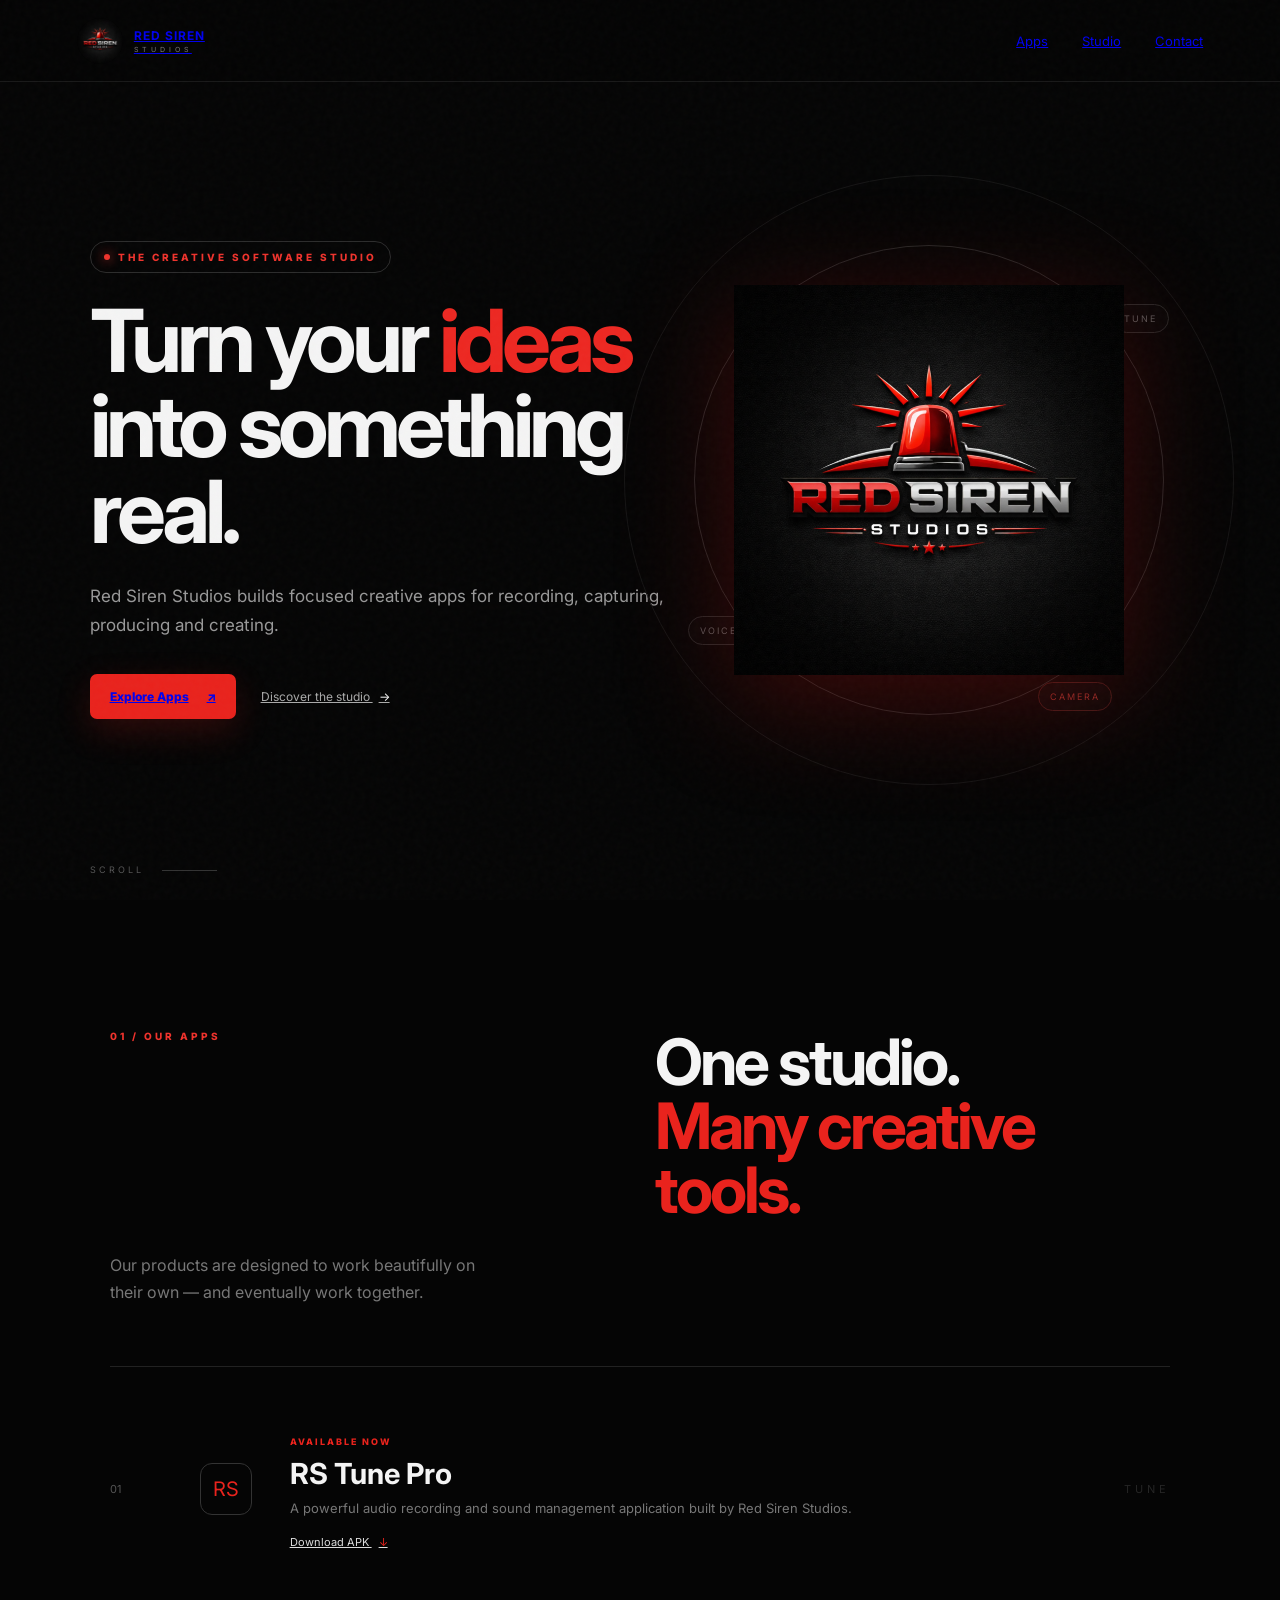
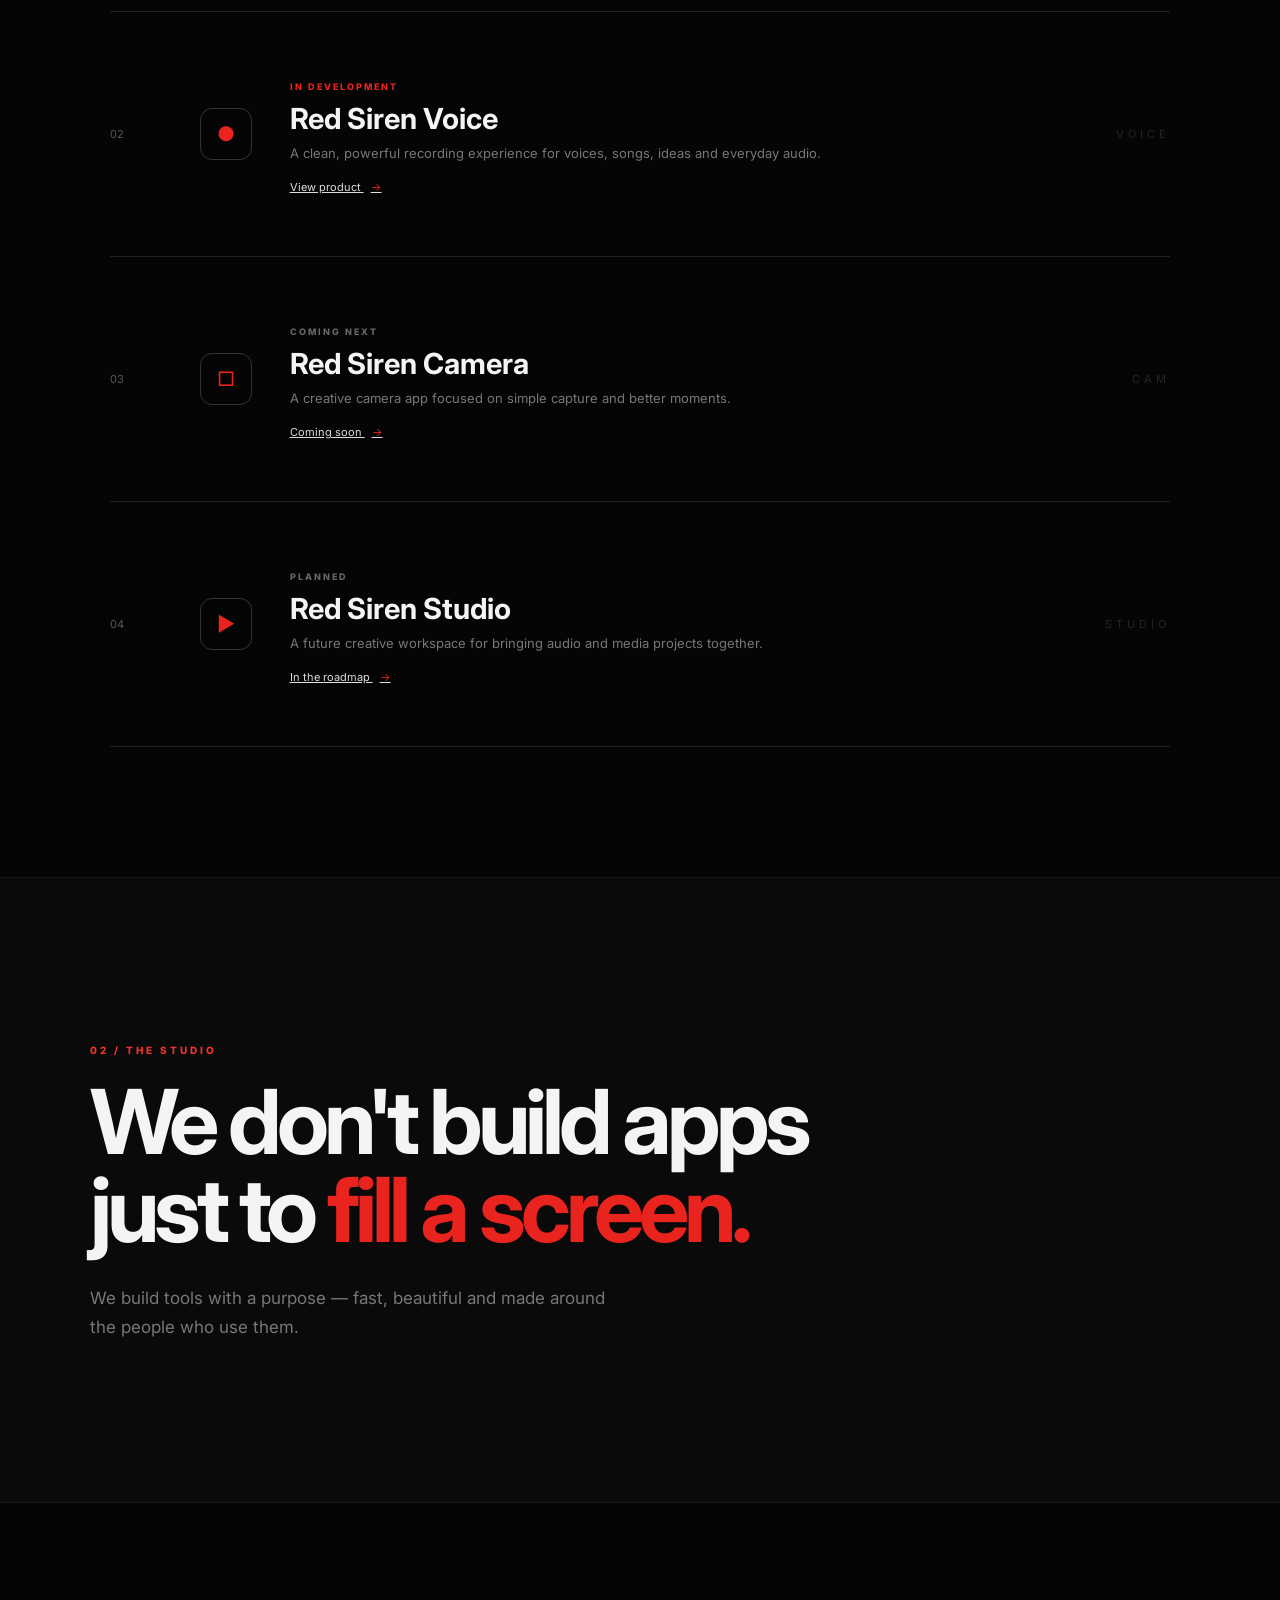
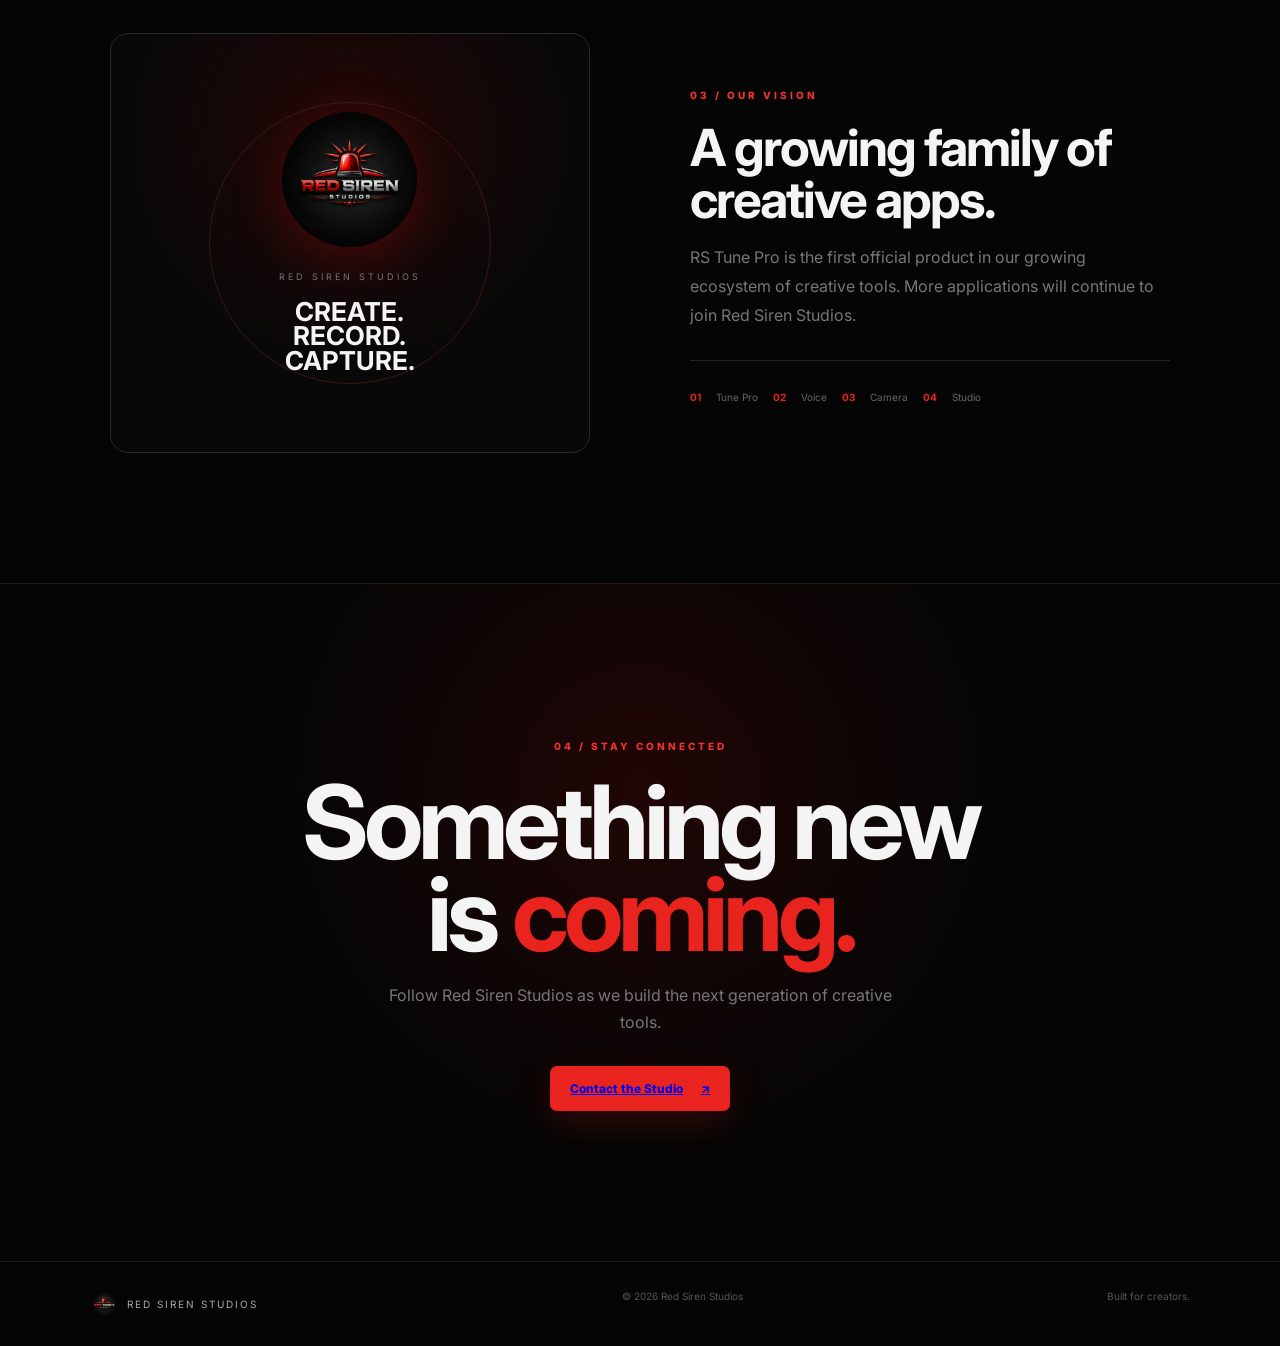
<file: index.html>
<!DOCTYPE html>
<html lang="en">
<head>
<meta charset="UTF-8">
<meta name="viewport" content="width=device-width,initial-scale=1.0">
<meta name="description" content="Red Siren Studios — creative apps built for creators.">
<title>Red Siren Studios</title>
<link rel="stylesheet" href="style.css">
</head>

<body>

<div class="noise"></div>

<header class="nav">

  <a class="brand" href="#home">
    <img src="logo.png" alt="Red Siren Studios">
    <span>
      <b>RED SIREN</b>
      <small>STUDIOS</small>
    </span>
  </a>

  <button class="menu" aria-label="Open menu">☰</button>

  <nav>
    <a href="#apps">Apps</a>
    <a href="#studio">Studio</a>
    <a href="#contact">Contact</a>
  </nav>

</header>


<main>

<!-- ================= HERO ================= -->

<section id="home" class="hero">

  <div class="hero-copy">

    <div class="badge">
      <i></i>
      THE CREATIVE SOFTWARE STUDIO
    </div>

    <h1>
      Turn your <em>ideas</em><br>
      into something real.
    </h1>

    <p>
      Red Siren Studios builds focused creative apps
      for recording, capturing, producing and creating.
    </p>

    <div class="actions">

      <a class="btn red" href="#apps">
        Explore Apps <span>↗</span>
      </a>

      <a class="text-btn" href="#studio">
        Discover the studio <span>→</span>
      </a>

    </div>

  </div>


  <div class="hero-art">

    <div class="ring ring1"></div>
    <div class="ring ring2"></div>

    <img src="logo.png" alt="" class="hero-logo">

    <div class="orbit o1">TUNE</div>
    <div class="orbit o2">VOICE</div>
    <div class="orbit o3">CAMERA</div>

  </div>


  <div class="scroll">
    SCROLL <span></span>
  </div>

</section>


<!-- ================= APPS ================= -->

<section id="apps" class="section apps">

  <div class="heading">

    <span class="kicker">
      01 / OUR APPS
    </span>

    <h2>
      One studio.<br>
      <span>Many creative tools.</span>
    </h2>

    <p>
      Our products are designed to work beautifully on their own —
      and eventually work together.
    </p>

  </div>


  <div class="app-list">


    <!-- ================= RS TUNE PRO ================= -->

    <article class="app featured">

      <div class="app-number">
        01
      </div>

      <div class="app-icon">
        RS
      </div>

      <div class="app-main">

        <span class="label">
          AVAILABLE NOW
        </span>

        <h3>
          RS Tune Pro
        </h3>

        <p>
          A powerful audio recording and sound management
          application built by Red Siren Studios.
        </p>

        <!-- DIRECT APK DOWNLOAD -->

        <a
          href="https://github.com/redsirenstudios255-spec/red-siren-studios/releases/latest/download/RS.Tune.Pro.apk"
          download="RS.Tune.Pro.apk"
        >
          Download APK <span>↓</span>
        </a>

      </div>

      <div class="app-symbol">
        TUNE
      </div>

    </article>


    <!-- ================= RED SIREN VOICE ================= -->

    <article class="app">

      <div class="app-number">
        02
      </div>

      <div class="app-icon mic">
        ●
      </div>

      <div class="app-main">

        <span class="label">
          IN DEVELOPMENT
        </span>

        <h3>
          Red Siren Voice
        </h3>

        <p>
          A clean, powerful recording experience for
          voices, songs, ideas and everyday audio.
        </p>

        <a href="voice.html">
          View product <span>→</span>
        </a>

      </div>

      <div class="app-symbol">
        VOICE
      </div>

    </article>


    <!-- ================= RED SIREN CAMERA ================= -->

    <article class="app">

      <div class="app-number">
        03
      </div>

      <div class="app-icon camera">
        □
      </div>

      <div class="app-main">

        <span class="label muted">
          COMING NEXT
        </span>

        <h3>
          Red Siren Camera
        </h3>

        <p>
          A creative camera app focused on simple
          capture and better moments.
        </p>

        <a href="#">
          Coming soon <span>→</span>
        </a>

      </div>

      <div class="app-symbol">
        CAM
      </div>

    </article>


    <!-- ================= RED SIREN STUDIO ================= -->

    <article class="app">

      <div class="app-number">
        04
      </div>

      <div class="app-icon film">
        ▶
      </div>

      <div class="app-main">

        <span class="label muted">
          PLANNED
        </span>

        <h3>
          Red Siren Studio
        </h3>

        <p>
          A future creative workspace for bringing
          audio and media projects together.
        </p>

        <a href="#">
          In the roadmap <span>→</span>
        </a>

      </div>

      <div class="app-symbol">
        STUDIO
      </div>

    </article>


  </div>

</section>


<!-- ================= STUDIO ================= -->

<section id="studio" class="statement">

  <div class="statement-inner">

    <span class="kicker">
      02 / THE STUDIO
    </span>

    <h2>
      We don't build apps<br>
      just to <span>fill a screen.</span>
    </h2>

    <p>
      We build tools with a purpose —
      fast, beautiful and made around the people who use them.
    </p>

  </div>

</section>


<!-- ================= VISION ================= -->

<section class="manifesto">

  <div class="manifesto-card">

    <div class="mini-logo">
      <img src="logo.png" alt="">
    </div>

    <span>
      RED SIREN STUDIOS
    </span>

    <strong>
      CREATE.<br>
      RECORD.<br>
      CAPTURE.
    </strong>

  </div>


  <div class="manifesto-copy">

    <span class="kicker">
      03 / OUR VISION
    </span>

    <h2>
      A growing family of creative apps.
    </h2>

    <p>
      RS Tune Pro is the first official product in our
      growing ecosystem of creative tools. More applications
      will continue to join Red Siren Studios.
    </p>

    <div class="line"></div>

    <div class="future">

      <b>01</b> Tune Pro

      <b>02</b> Voice

      <b>03</b> Camera

      <b>04</b> Studio

    </div>

  </div>

</section>


<!-- ================= CONTACT ================= -->

<section id="contact" class="contact">

  <span class="kicker">
    04 / STAY CONNECTED
  </span>

  <h2>
    Something new<br>
    is <span>coming.</span>
  </h2>

  <p>
    Follow Red Siren Studios as we build
    the next generation of creative tools.
  </p>

  <a class="btn red" href="mailto:hello@redsirenstudios.com">
    Contact the Studio <span>↗</span>
  </a>

</section>

</main>


<!-- ================= FOOTER ================= -->

<footer>

  <div class="footer-brand">

    <img src="logo.png" alt="">

    <span>
      RED SIREN STUDIOS
    </span>

  </div>

  <span>
    © 2026 Red Siren Studios
  </span>

  <span>
    Built for creators.
  </span>

</footer>


<!-- ================= MENU SCRIPT ================= -->

<script>

const btn = document.querySelector('.menu');
const nav = document.querySelector('nav');

btn.addEventListener('click', () => {
  nav.classList.toggle('open');
});

nav.querySelectorAll('a').forEach(a => {

  a.addEventListener('click', () => {
    nav.classList.remove('open');
  });

});

</script>

</body>
</html>
</file>
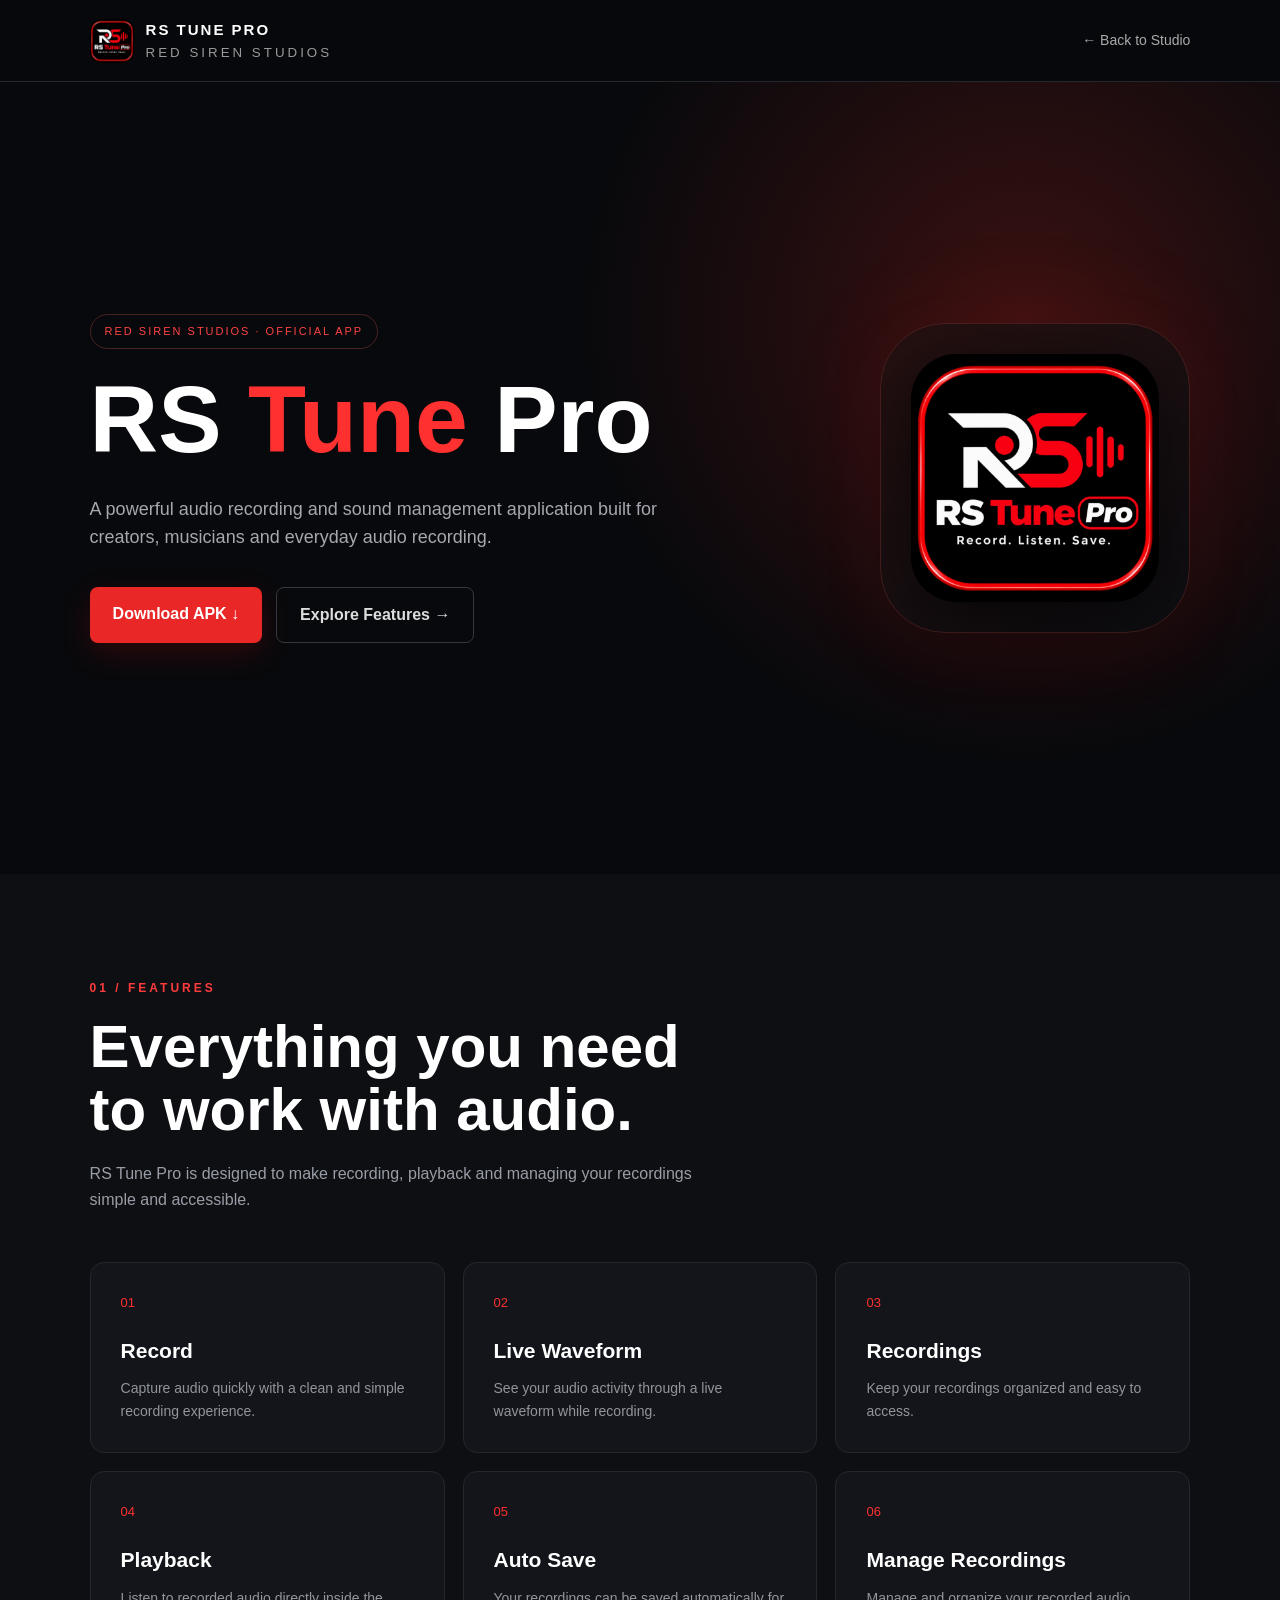
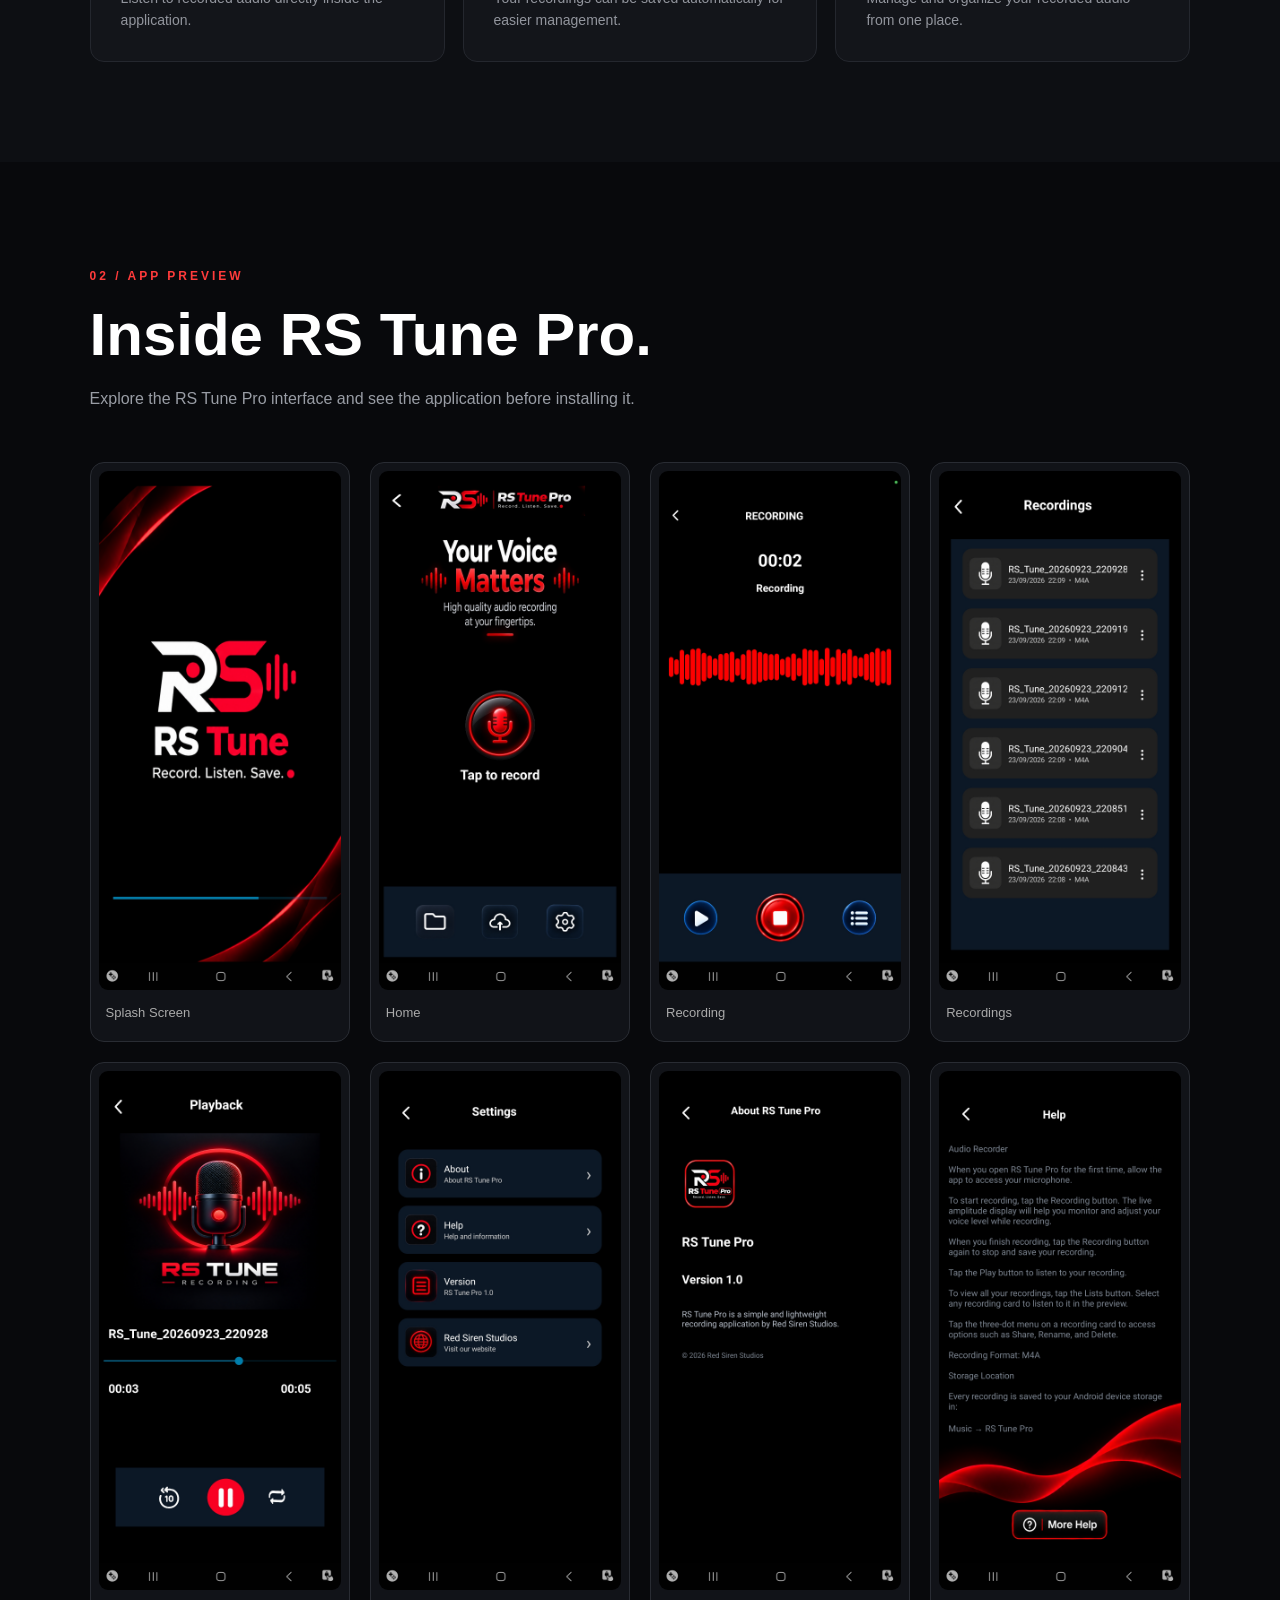
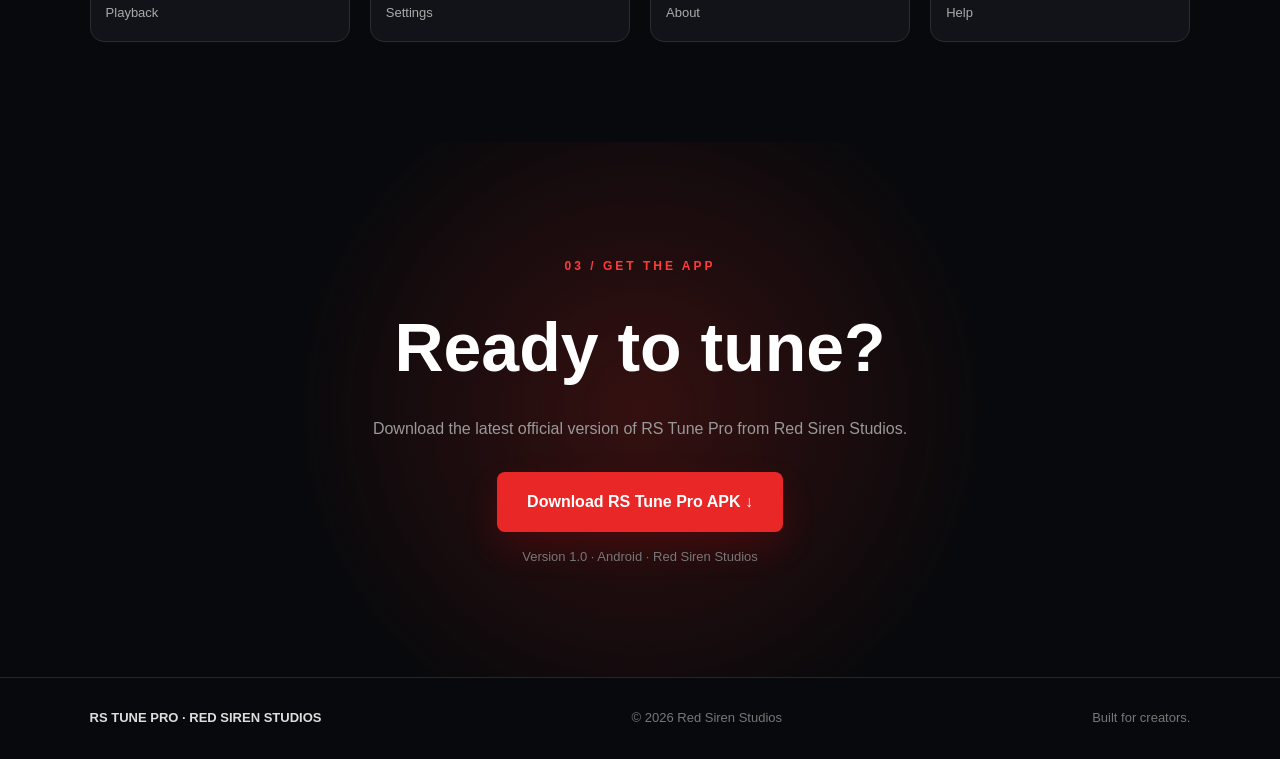
<file: rs-tune-pro.html>
<!DOCTYPE html>
<html lang="en">

<head>

<meta charset="UTF-8">

<meta name="viewport"
content="width=device-width, initial-scale=1.0">

<meta name="description"
content="RS Tune Pro v1.0 — Official audio recording app by Red Siren Studios.">

<title>RS Tune Pro v1.0 — Red Siren Studios</title>

<style>

/* ================= RESET ================= */

*{
  margin:0;
  padding:0;
  box-sizing:border-box;
}

html{
  scroll-behavior:smooth;
}

body{
  font-family:Arial,Helvetica,sans-serif;
  background:#08090c;
  color:#fff;
  line-height:1.6;
}

a{
  color:inherit;
  text-decoration:none;
}


/* ================= NAV ================= */

.nav{
  position:sticky;
  top:0;
  z-index:1000;

  width:100%;

  padding:18px 7%;

  display:flex;
  align-items:center;
  justify-content:space-between;

  background:rgba(8,9,12,.96);

  border-bottom:1px solid #25272d;

  backdrop-filter:blur(10px);
}

.brand{
  display:flex;
  align-items:center;
  gap:12px;
}

.brand img{
  width:44px;
  height:44px;
  object-fit:contain;
  border-radius:10px;
}

.brand b{
  display:block;
  font-size:15px;
  letter-spacing:2px;
}

.brand small{
  display:block;
  color:#999;
  letter-spacing:3px;
}

.back{
  color:#aaa;
  font-size:14px;
}

.back:hover{
  color:#ff3030;
}


/* ================= HERO ================= */

.hero{

  min-height:88vh;

  padding:90px 7%;

  display:flex;

  align-items:center;

  justify-content:space-between;

  gap:60px;

  background:
  radial-gradient(
    circle at 80% 30%,
    #3a1111 0%,
    transparent 38%
  ),
  #08090c;
}

.hero-content{
  max-width:650px;
}

.badge{

  display:inline-block;

  padding:8px 14px;

  border:1px solid #4b2222;

  border-radius:30px;

  color:#ff4444;

  font-size:11px;

  letter-spacing:2px;

  margin-bottom:25px;
}

.hero h1{

  font-size:clamp(50px,8vw,95px);

  line-height:.95;

  margin-bottom:30px;
}

.hero h1 span{
  color:#ff3030;
}

.hero p{

  color:#a5a8ae;

  font-size:18px;

  max-width:600px;

  margin-bottom:35px;
}


/* ================= BUTTONS ================= */

.buttons{

  display:flex;

  flex-wrap:wrap;

  gap:14px;
}

.btn{

  display:inline-block;

  padding:14px 23px;

  border-radius:8px;

  font-weight:bold;

  transition:.2s;
}

.btn-red{

  background:#e92727;

  color:#fff;

  box-shadow:
  0 10px 30px rgba(255,0,0,.15);
}

.btn-red:hover{

  background:#ff4141;

  transform:translateY(-2px);
}

.btn-dark{

  border:1px solid #353840;

  color:#ddd;
}

.btn-dark:hover{
  border-color:#ff3030;
}


/* ================= APP ICON ================= */

.app-visual{

  width:310px;

  height:310px;

  padding:30px;

  border-radius:65px;

  display:flex;

  align-items:center;

  justify-content:center;

  background:
  linear-gradient(
    145deg,
    #261010,
    #0d0e12
  );

  border:1px solid #4a2020;

  box-shadow:
  0 0 100px rgba(255,30,30,.12);
}

.app-visual img{

  width:100%;

  height:100%;

  object-fit:contain;

  border-radius:45px;

  filter:
  drop-shadow(
    0 20px 35px rgba(0,0,0,.6)
  );
}


/* ================= SECTION ================= */

.section{

  padding:100px 7%;
}

.section-dark{
  background:#0d0f13;
}

.kicker{

  color:#ff3b3b;

  font-size:12px;

  letter-spacing:3px;

  font-weight:bold;
}

.section h2{

  font-size:clamp(35px,5vw,60px);

  line-height:1.05;

  margin:15px 0 20px;
}

.section-intro{

  color:#999da5;

  max-width:650px;

  margin-bottom:50px;
}


/* ================= FEATURES ================= */

.features{

  display:grid;

  grid-template-columns:
  repeat(3,1fr);

  gap:18px;
}

.feature{

  padding:30px;

  background:#13151a;

  border:1px solid #24272e;

  border-radius:14px;

  min-height:180px;

  transition:.2s;
}

.feature:hover{

  border-color:#ff3030;

  transform:translateY(-3px);
}

.feature-number{

  color:#ff3030;

  font-size:13px;

  margin-bottom:20px;
}

.feature h3{

  font-size:21px;

  margin-bottom:10px;
}

.feature p{

  color:#92959d;

  font-size:14px;
}


/* ================= SCREENSHOTS ================= */

.screenshots{

  display:grid;

  grid-template-columns:
  repeat(4,1fr);

  gap:20px;
}

.screenshot{

  background:#111318;

  border:1px solid #292c33;

  border-radius:14px;

  padding:8px;

  overflow:hidden;

  transition:.2s;
}

.screenshot:hover{

  border-color:#ff3030;

  transform:translateY(-4px);
}

.screenshot img{

  width:100%;

  height:auto;

  display:block;

  border-radius:9px;
}

.screenshot span{

  display:block;

  padding:13px 7px 9px;

  color:#aaa;

  font-size:13px;
}


/* ================= DOWNLOAD ================= */

.download{

  padding:110px 7%;

  text-align:center;

  background:

  radial-gradient(
    circle at center,
    #351010 0%,
    transparent 50%
  ),

  #08090c;
}

.download h2{

  font-size:
  clamp(40px,6vw,68px);

  margin:15px 0;
}

.download p{

  color:#999;

  max-width:600px;

  margin:0 auto 30px;
}

.download-button{

  display:inline-block;

  background:#e92727;

  padding:17px 30px;

  border-radius:8px;

  font-weight:bold;

  font-size:16px;

  transition:.2s;

  box-shadow:
  0 15px 35px rgba(255,0,0,.15);
}

.download-button:hover{

  background:#ff4141;

  transform:translateY(-3px);
}

.version{

  display:block;

  margin-top:15px;

  color:#777;

  font-size:13px;
}


/* ================= FOOTER ================= */

footer{

  border-top:1px solid #24262c;

  padding:30px 7%;

  display:flex;

  justify-content:space-between;

  flex-wrap:wrap;

  gap:15px;

  color:#777;

  font-size:13px;
}

.footer-brand{
  color:#ddd;
  font-weight:bold;
}


/* ================= MOBILE ================= */

@media(max-width:850px){

  .hero{

    flex-direction:column;

    align-items:flex-start;

    padding-top:70px;
  }

  .app-visual{

    width:250px;

    height:250px;

    align-self:center;
  }

  .features{

    grid-template-columns:1fr;
  }

  .screenshots{

    grid-template-columns:
    repeat(2,1fr);
  }

}


@media(max-width:500px){

  .nav{
    padding:15px 5%;
  }

  .brand img{
    width:38px;
    height:38px;
  }

  .back{
    font-size:12px;
  }

  .hero{
    padding:60px 5%;
  }

  .section{
    padding:75px 5%;
  }

  .screenshots{

    grid-template-columns:1fr;
  }

  footer{

    flex-direction:column;

    padding:25px 5%;
  }

}

</style>

</head>


<body>


<!-- ================= NAVIGATION ================= -->

<header class="nav">

  <a href="index.html" class="brand">

    <img
      src="rs-tune-pro-icon.png"
      alt="RS Tune Pro Icon">

    <span>

      <b>RS TUNE PRO</b>

      <small>RED SIREN STUDIOS</small>

    </span>

  </a>


  <a
    href="index.html"
    class="back">

    ← Back to Studio

  </a>

</header>



<!-- ================= HERO ================= -->

<section class="hero">


  <div class="hero-content">


    <span class="badge">

      RED SIREN STUDIOS · OFFICIAL APP

    </span>


    <h1>

      RS <span>Tune</span> Pro

    </h1>


    <p>

      A powerful audio recording and sound
      management application built for creators,
      musicians and everyday audio recording.

    </p>


    <div class="buttons">


      <a

        class="btn btn-red"

        href="https://github.com/redsirenstudios255-spec/red-siren-studios/releases/download/v1.0/RS.Tune.Pro.apk"

        target="_blank"

        rel="noopener">

        Download APK ↓

      </a>


      <a

        class="btn btn-dark"

        href="#features">

        Explore Features →

      </a>


    </div>


  </div>



  <!-- REAL RS TUNE PRO ICON -->

  <div class="app-visual">

    <img

      src="rs-tune-pro-icon.png"

      alt="RS Tune Pro">

  </div>


</section>



<!-- ================= FEATURES ================= -->

<section

  id="features"

  class="section section-dark">


  <span class="kicker">

    01 / FEATURES

  </span>


  <h2>

    Everything you need<br>

    to work with audio.

  </h2>


  <p class="section-intro">

    RS Tune Pro is designed to make recording,
    playback and managing your recordings simple
    and accessible.

  </p>



  <div class="features">


    <article class="feature">

      <div class="feature-number">
        01
      </div>

      <h3>
        Record
      </h3>

      <p>
        Capture audio quickly with a clean
        and simple recording experience.
      </p>

    </article>



    <article class="feature">

      <div class="feature-number">
        02
      </div>

      <h3>
        Live Waveform
      </h3>

      <p>
        See your audio activity through
        a live waveform while recording.
      </p>

    </article>



    <article class="feature">

      <div class="feature-number">
        03
      </div>

      <h3>
        Recordings
      </h3>

      <p>
        Keep your recordings organized
        and easy to access.
      </p>

    </article>



    <article class="feature">

      <div class="feature-number">
        04
      </div>

      <h3>
        Playback
      </h3>

      <p>
        Listen to recorded audio directly
        inside the application.
      </p>

    </article>



    <article class="feature">

      <div class="feature-number">
        05
      </div>

      <h3>
        Auto Save
      </h3>

      <p>
        Your recordings can be saved
        automatically for easier management.
      </p>

    </article>



    <article class="feature">

      <div class="feature-number">
        06
      </div>

      <h3>
        Manage Recordings
      </h3>

      <p>
        Manage and organize your recorded
        audio from one place.
      </p>

    </article>


  </div>

</section>



<!-- ================= APP SCREENSHOTS ================= -->

<section class="section">


  <span class="kicker">

    02 / APP PREVIEW

  </span>


  <h2>

    Inside RS Tune Pro.

  </h2>


  <p class="section-intro">

    Explore the RS Tune Pro interface
    and see the application before installing it.

  </p>



  <div class="screenshots">


    <!-- SPLASH -->

    <div class="screenshot">

      <img

        src="SPLSH.jpg"

        alt="RS Tune Pro Splash Screen">

      <span>
        Splash Screen
      </span>

    </div>



    <!-- HOME -->

    <div class="screenshot">

      <img

        src="HOME.jpg"

        alt="RS Tune Pro Home Screen">

      <span>
        Home
      </span>

    </div>



    <!-- RECORDING -->

    <div class="screenshot">

      <img

        src="RECORDING.jpg"

        alt="RS Tune Pro Recording Screen">

      <span>
        Recording
      </span>

    </div>



    <!-- RECORDINGS -->

    <div class="screenshot">

      <img

        src="RECORDINGS.jpg"

        alt="RS Tune Pro Recordings Screen">

      <span>
        Recordings
      </span>

    </div>



    <!-- PLAYBACK -->

    <div class="screenshot">

      <img

        src="PLAYBACK.jpg"

        alt="RS Tune Pro Playback Screen">

      <span>
        Playback
      </span>

    </div>



    <!-- SETTINGS -->

    <div class="screenshot">

      <img

        src="SETTINGS.jpg"

        alt="RS Tune Pro Settings Screen">

      <span>
        Settings
      </span>

    </div>



    <!-- ABOUT -->

    <div class="screenshot">

      <img

        src="ABOUT.jpg"

        alt="RS Tune Pro About Screen">

      <span>
        About
      </span>

    </div>



    <!-- HELP -->

    <div class="screenshot">

      <img

        src="HELP.jpg"

        alt="RS Tune Pro Help Screen">

      <span>
        Help
      </span>

    </div>


  </div>

</section>



<!-- ================= DOWNLOAD ================= -->

<section class="download">


  <span class="kicker">

    03 / GET THE APP

  </span>


  <h2>

    Ready to tune?

  </h2>


  <p>

    Download the latest official version
    of RS Tune Pro from Red Siren Studios.

  </p>


  <a

    class="download-button"

    href="https://github.com/redsirenstudios255-spec/red-siren-studios/releases/download/v1.0/RS.Tune.Pro.apk"

    target="_blank"

    rel="noopener">

    Download RS Tune Pro APK ↓

  </a>


  <span class="version">

    Version 1.0 · Android · Red Siren Studios

  </span>


</section>



<!-- ================= FOOTER ================= -->

<footer>


  <div class="footer-brand">

    RS TUNE PRO · RED SIREN STUDIOS

  </div>


  <span>

    © 2026 Red Siren Studios

  </span>


  <span>

    Built for creators.

  </span>


</footer>


</body>

</html>
</file>
<file: style.css>
@import url('https://fonts.googleapis.com/css2?family=Inter:wght@400;500;600;700;800;900&display=swap');
*{box-sizing:border-box;margin:0;padding:0}html{scroll-behavior:smooth}body{background:#050505;color:#f4f4f4;font-family:Inter,Arial,sans-serif;overflow-x:hidden}.noise{position:fixed;inset:0;pointer-events:none;opacity:.035;z-index:20;background-image:url("data:image/svg+xml,%3Csvg viewBox='0 0 180 180' xmlns='http://www.w3.org/2000/svg'%3E%3Cfilter id='n'%3E%3CfeTurbulence type='fractalNoise' baseFrequency='.9' numOctaves='4' stitchTiles='stitch'/%3E%3C/filter%3E%3Crect width='100%25' height='100%25' filter='url(%23n)' opacity='.7'/%3E%3C/svg%3E")}.nav{height:82px;position:fixed;top:0;left:0;right:0;z-index:15;display:flex;align-items:center;justify-content:space-between;padding:0 6%;background:rgba(5,5,5,.72);backdrop-filter:blur(18px);border-bottom:1px solid #191919}.brand{display:flex;align-items:center;gap:11px}.brand img{width:46px;height:46px;object-fit:cover;border-radius:50%}.brand span{font-size:12px;letter-spacing:1px}.brand b{display:block}.brand small{display:block;color:#777;letter-spacing:4px;font-size:7px;margin-top:2px}nav{display:flex;gap:34px;font-size:13px;color:#999}nav a:hover{color:#fff}.menu{display:none;background:none;border:0;color:white;font-size:25px}.hero{min-height:100vh;position:relative;display:grid;grid-template-columns:1.05fr .95fr;align-items:center;max-width:1400px;margin:auto;padding:130px 7% 70px}.badge,.kicker{font-size:10px;letter-spacing:3px;font-weight:800;color:#ef332d}.badge{display:inline-flex;align-items:center;gap:8px;border:1px solid #2c2c2c;padding:9px 13px;border-radius:30px;margin-bottom:25px}.badge i{width:6px;height:6px;border-radius:50%;background:#ef332d;box-shadow:0 0 12px #ef332d}.hero h1{font-size:clamp(48px,6.8vw,92px);line-height:.98;letter-spacing:-5px;max-width:800px}.hero h1 em{color:#ed2822;font-style:normal}.hero-copy>p:not(.badge){color:#999;max-width:600px;font-size:17px;line-height:1.7;margin-top:28px}.actions{display:flex;align-items:center;gap:25px;margin-top:34px}.btn{display:inline-flex;gap:18px;align-items:center;padding:15px 20px;border-radius:7px;font-size:12px;font-weight:800}.btn.red{background:#e9231d;box-shadow:0 12px 35px rgba(233,35,29,.18)}.btn.red:hover{background:#ff342d}.text-btn{font-size:12px;color:#aaa}.text-btn span{color:#fff;margin-left:6px}.hero-art{height:550px;position:relative;display:flex;align-items:center;justify-content:center}.hero-logo{position:relative;width:min(390px,75%);filter:drop-shadow(0 25px 55px rgba(220,20,15,.25));z-index:2}.ring{position:absolute;border:1px solid #252525;border-radius:50%;width:470px;height:470px}.ring2{width:610px;height:610px;border-color:#151515}.orbit{position:absolute;border:1px solid #252525;color:#555;font-size:9px;letter-spacing:2px;padding:8px 11px;border-radius:20px;background:#070707}.o1{top:18%;right:4%}.o2{bottom:20%;left:4%}.o3{bottom:8%;right:15%;color:#8b2a26;border-color:#3c1716}.scroll{position:absolute;bottom:25px;left:7%;font-size:9px;letter-spacing:3px;color:#555}.scroll span{display:inline-block;width:55px;height:1px;background:#333;vertical-align:middle;margin-left:12px}.section{max-width:1240px;margin:auto;padding:130px 7%}.heading{display:grid;grid-template-columns:1fr 1fr;gap:30px;margin-bottom:60px}.heading h2{font-size:clamp(38px,5vw,66px);line-height:1;letter-spacing:-3px}.heading h2 span,.statement h2 span,.contact h2 span{color:#e9231d}.heading>p{color:#777;max-width:380px;align-self:end;line-height:1.7}.app-list{border-top:1px solid #222}.app{min-height:245px;display:grid;grid-template-columns:70px 70px 1fr 180px;gap:20px;align-items:center;border-bottom:1px solid #222;position:relative;transition:.25s}.app:hover{padding-left:15px;background:linear-gradient(90deg,rgba(230,30,25,.05),transparent)}.app-number{font-size:11px;color:#555}.app-icon{width:52px;height:52px;border:1px solid #333;border-radius:12px;display:grid;place-items:center;color:#e9231d;font-size:20px}.app-main .label{font-size:9px;letter-spacing:2px;color:#e9231d;font-weight:800}.app-main .label.muted{color:#666}.app h3{font-size:29px;margin:7px 0}.app p{color:#777;max-width:570px;font-size:13px;line-height:1.6}.app a{display:inline-block;color:#ddd;font-size:11px;margin-top:16px}.app a span{color:#e9231d;margin-left:7px}.app-symbol{font-size:11px;letter-spacing:4px;color:#252525;text-align:right}.statement{background:#0a0a0a;border-top:1px solid #191919;border-bottom:1px solid #191919;padding:160px 7%}.statement-inner{max-width:1240px;margin:auto}.statement h2{font-size:clamp(48px,7vw,96px);line-height:.98;letter-spacing:-5px;margin:20px 0 30px}.statement p{max-width:530px;color:#777;font-size:17px;line-height:1.7}.manifesto{max-width:1240px;margin:auto;padding:130px 7%;display:grid;grid-template-columns:1fr 1fr;gap:100px;align-items:center}.manifesto-card{height:420px;border:1px solid #292929;border-radius:18px;background:radial-gradient(circle at 50% 25%,#250707,#080808 58%);display:flex;flex-direction:column;align-items:center;justify-content:center;position:relative;overflow:hidden}.manifesto-card:after{content:"";position:absolute;width:280px;height:280px;border:1px solid #3b1514;border-radius:50%}.mini-logo{z-index:1}.mini-logo img{width:135px;border-radius:50%;filter:drop-shadow(0 10px 25px rgba(220,20,15,.25))}.manifesto-card span{font-size:9px;letter-spacing:3px;color:#777;margin-top:20px;z-index:1}.manifesto-card strong{font-size:26px;line-height:.95;text-align:center;margin-top:18px;z-index:1}.manifesto-copy h2{font-size:clamp(38px,4vw,58px);line-height:1.02;letter-spacing:-2px;margin:18px 0}.manifesto-copy p{color:#777;line-height:1.8}.line{height:1px;background:#252525;margin:30px 0}.future{font-size:10px;color:#666;display:flex;gap:15px;align-items:center;flex-wrap:wrap}.future b{color:#e9231d}.contact{text-align:center;padding:150px 7%;border-top:1px solid #191919;background:radial-gradient(circle at 50% 30%,#210606,transparent 45%)}.contact h2{font-size:clamp(54px,8vw,105px);line-height:.9;letter-spacing:-5px;margin:22px 0}.contact p{color:#777;max-width:520px;margin:0 auto;line-height:1.7}.contact .btn{margin-top:30px}footer{border-top:1px solid #1c1c1c;padding:28px 7%;display:flex;justify-content:space-between;color:#555;font-size:10px}.footer-brand{display:flex;gap:9px;align-items:center;color:#aaa;letter-spacing:2px}.footer-brand img{width:28px;height:28px;border-radius:50%}
@media(max-width:850px){.nav{height:70px;padding:0 5%}.menu{display:block}nav{display:none;position:absolute;top:70px;left:0;right:0;background:#080808;border-bottom:1px solid #222;padding:20px 6%;flex-direction:column;gap:20px}nav.open{display:flex}.hero{grid-template-columns:1fr;padding:120px 6% 80px;text-align:center}.hero-art{height:360px;order:-1}.hero-logo{width:260px}.ring{width:300px;height:300px}.ring2{width:380px;height:380px}.o1{right:0}.o2{left:0}.badge{margin-bottom:20px}.hero h1{letter-spacing:-3px}.actions{justify-content:center;flex-wrap:wrap}.scroll{display:none}.section{padding:90px 6%}.heading{grid-template-columns:1fr;margin-bottom:40px}.app{grid-template-columns:45px 55px 1fr;padding:25px 0}.app-symbol{display:none}.app h3{font-size:23px}.statement{padding:100px 6%}.statement h2{letter-spacing:-3px}.manifesto{grid-template-columns:1fr;padding:90px 6%;gap:50px}.manifesto-card{height:350px}.contact{padding:110px 6%}.contact h2{letter-spacing:-3px}footer{padding:25px 6%;flex-direction:column;gap:12px}}
</file>
